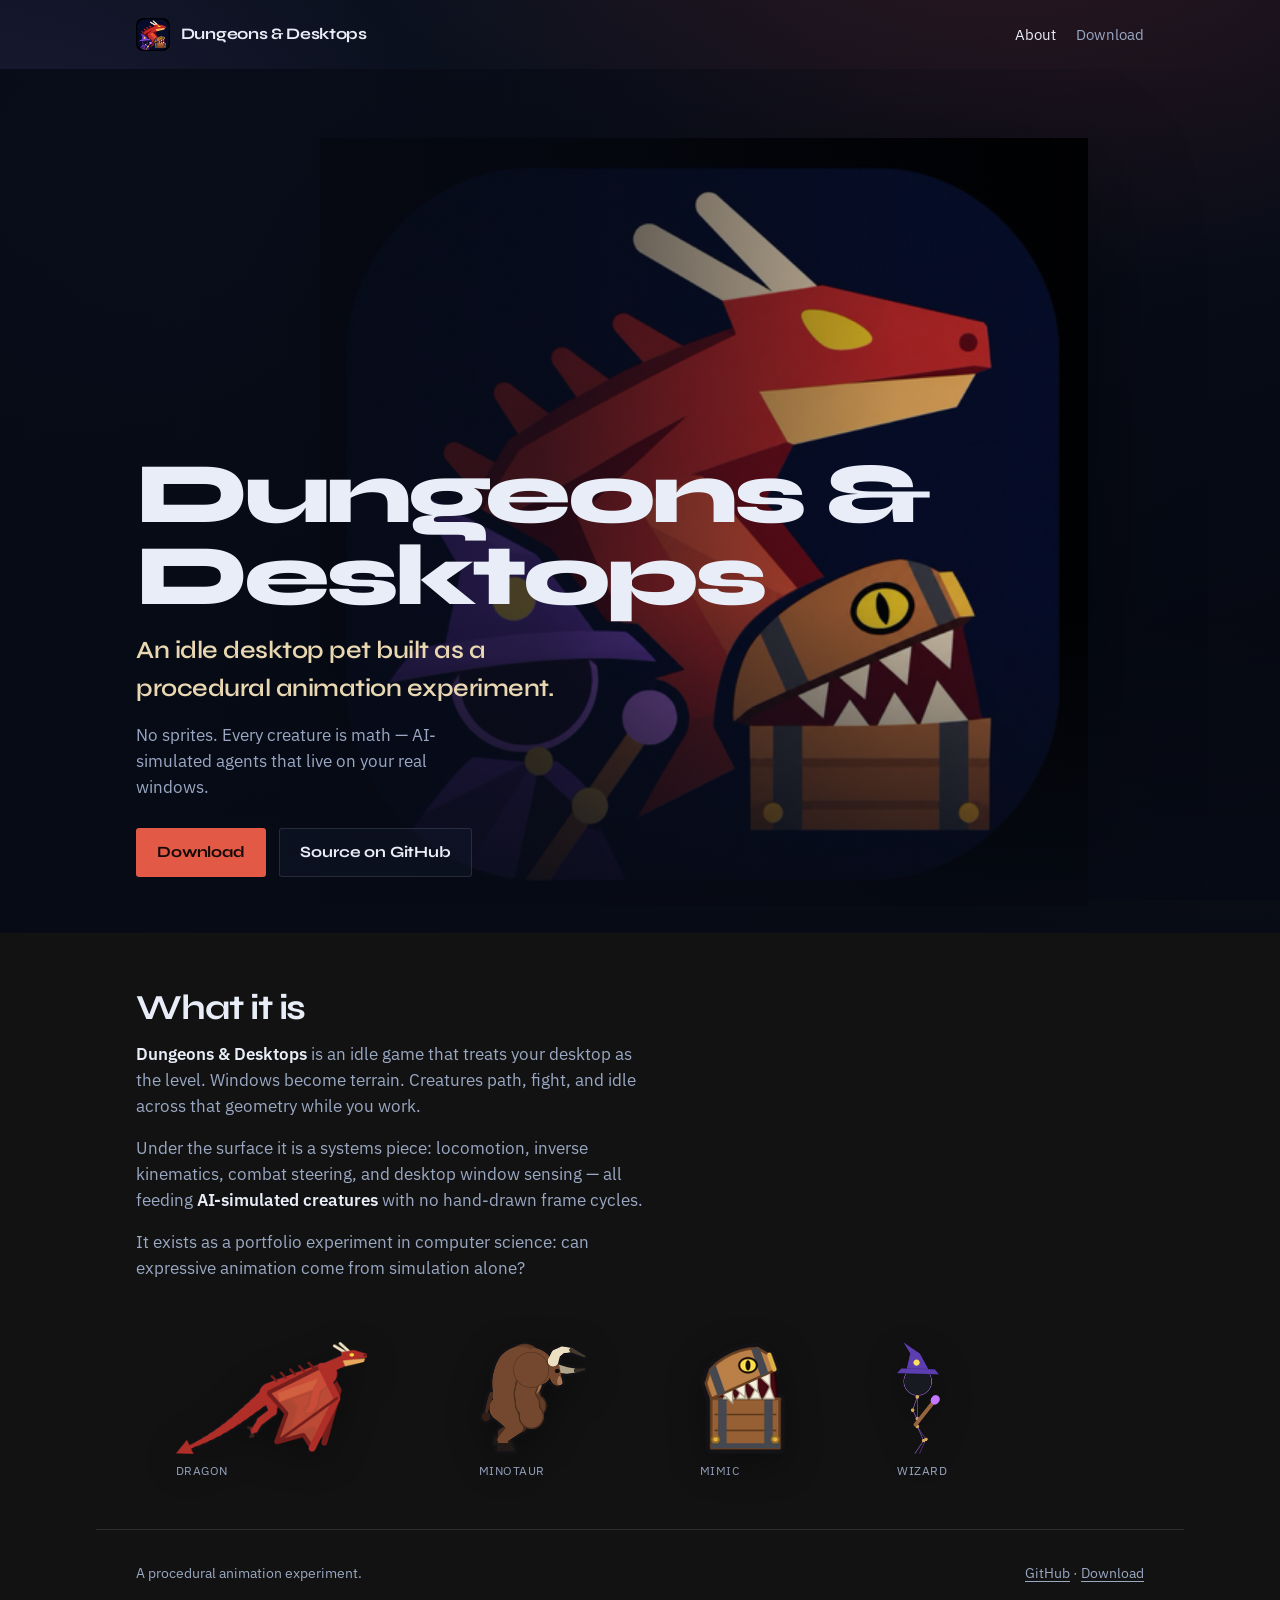
<file: site/index.html>
<!DOCTYPE html>
<html lang="en">
  <head>
    <meta charset="utf-8" />
    <meta name="viewport" content="width=device-width, initial-scale=1" />
    <title>Dungeons &amp; Desktops — Procedural desktop pets</title>
    <meta
      name="description"
      content="An idle desktop pet and procedural animation experiment. No sprites — AI-simulated creatures driven entirely by math."
    />
    <link rel="icon" href="./assets/app-icon.png" type="image/png" />
    <link rel="preconnect" href="https://fonts.googleapis.com" />
    <link rel="preconnect" href="https://fonts.gstatic.com" crossorigin />
    <link
      href="https://fonts.googleapis.com/css2?family=IBM+Plex+Sans:wght@400;500;600&family=Syne:wght@600;700;800&display=swap"
      rel="stylesheet"
    />
    <link rel="stylesheet" href="./styles.css" />
  </head>
  <body>
    <header class="site-header">
      <a class="brand" href="./index.html">
        <img src="./assets/app-icon.png" width="512" height="512" alt="" />
        Dungeons &amp; Desktops
      </a>
      <nav class="nav" aria-label="Primary">
        <a href="./index.html" aria-current="page">About</a>
        <a href="./download.html">Download</a>
      </nav>
    </header>

    <main>
      <section class="hero" aria-label="Introduction">
        <div class="hero-visual" aria-hidden="true">
          <img
            src="./assets/app-icon.png"
            width="512"
            height="512"
            alt=""
          />
          <div class="hero-veil"></div>
        </div>
        <div class="hero-copy">
          <h1 class="hero-brand">Dungeons &amp; Desktops</h1>
          <p class="hero-line">An idle desktop pet built as a procedural animation experiment.</p>
          <p class="hero-support">
            No sprites. Every creature is math — AI-simulated agents that live on your real windows.
          </p>
          <div class="cta-row">
            <a class="btn btn-primary" href="./download.html">Download</a>
            <a
              class="btn btn-ghost"
              href="https://github.com/Werd6/Dungeons_and_Desktops"
              >Source on GitHub</a
            >
          </div>
        </div>
      </section>

      <section class="section" aria-labelledby="thesis-heading">
        <h2 id="thesis-heading">What it is</h2>
        <p>
          <strong>Dungeons &amp; Desktops</strong> is an idle game that treats your desktop as the
          level. Windows become terrain. Creatures path, fight, and idle across that geometry while
          you work.
        </p>
        <p>
          Under the surface it is a systems piece: locomotion, inverse kinematics, combat steering,
          and desktop window sensing — all feeding
          <strong>AI-simulated creatures</strong> with no hand-drawn frame cycles.
        </p>
        <p>
          It exists as a portfolio experiment in computer science: can expressive animation come from
          simulation alone?
        </p>

        <div class="accents" aria-label="Creature accents">
          <figure class="accent">
            <img src="./assets/creatures/dragon.png" alt="Red dragon silhouette" />
            <figcaption>Dragon</figcaption>
          </figure>
          <figure class="accent">
            <img src="./assets/creatures/minotaur.png" alt="Minotaur silhouette" />
            <figcaption>Minotaur</figcaption>
          </figure>
          <figure class="accent">
            <img src="./assets/creatures/mimic.png" alt="Mimic chest silhouette" />
            <figcaption>Mimic</figcaption>
          </figure>
          <figure class="accent">
            <img src="./assets/creatures/wizard.png" alt="Wizard adventurer silhouette" />
            <figcaption>Wizard</figcaption>
          </figure>
        </div>
      </section>
    </main>

    <footer class="site-footer">
      <span>A procedural animation experiment.</span>
      <span>
        <a href="https://github.com/Werd6/Dungeons_and_Desktops">GitHub</a>
        ·
        <a href="./download.html">Download</a>
      </span>
    </footer>

    <script src="./script.js" defer></script>
  </body>
</html>
</file>
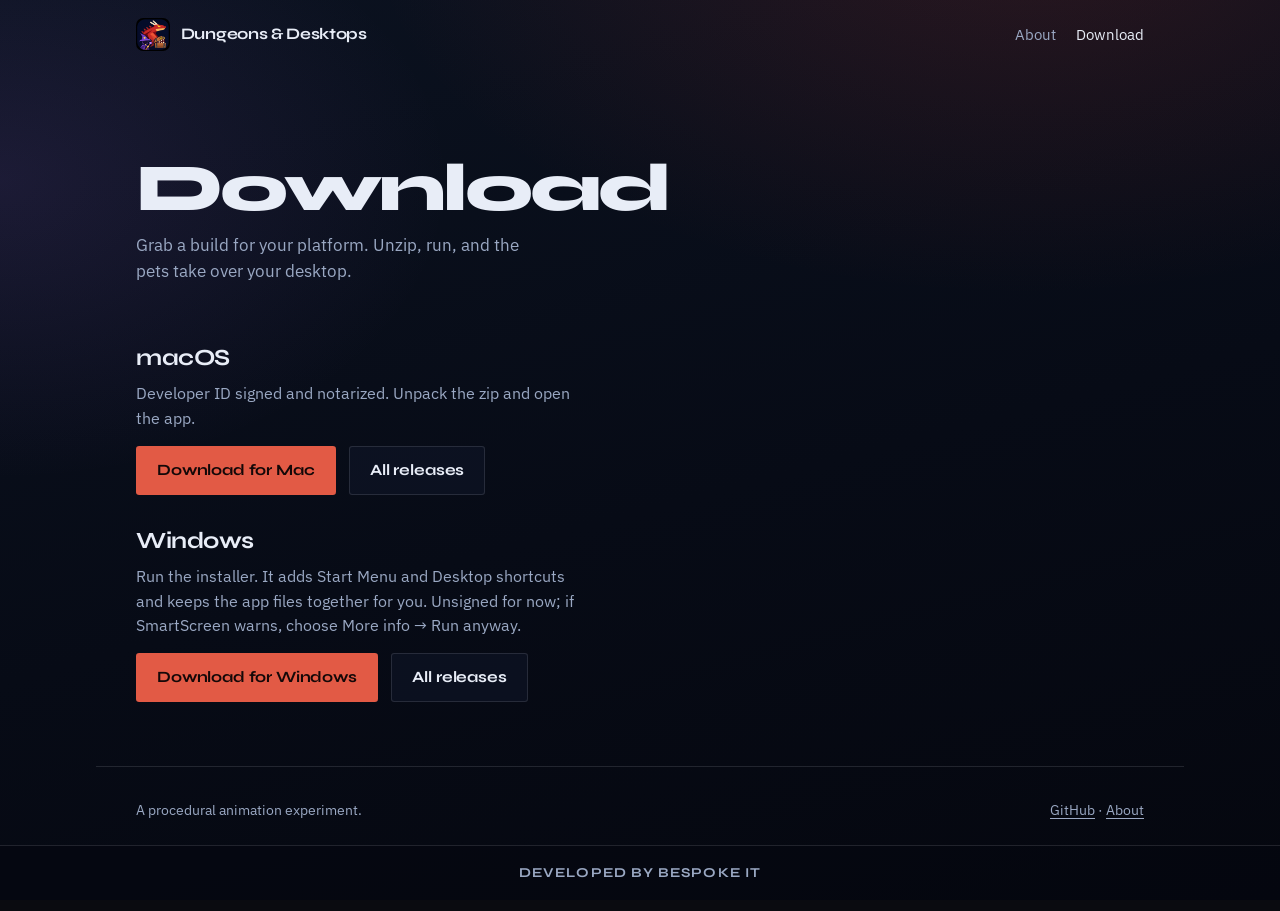
<file: site/download.html>
<!DOCTYPE html>
<html lang="en">
  <head>
    <meta charset="utf-8" />
    <meta name="viewport" content="width=device-width, initial-scale=1" />
    <title>Download | Dungeons &amp; Desktops</title>
    <meta
      name="description"
      content="Download Dungeons & Desktops for macOS and Windows from GitHub Releases."
    />
    <link rel="icon" href="./assets/app-icon.png" type="image/png" />
    <link rel="preconnect" href="https://fonts.googleapis.com" />
    <link rel="preconnect" href="https://fonts.gstatic.com" crossorigin />
    <link
      href="https://fonts.googleapis.com/css2?family=IBM+Plex+Sans:wght@400;500;600&family=Syne:wght@600;700;800&display=swap"
      rel="stylesheet"
    />
    <link rel="stylesheet" href="./styles.css" />
  </head>
  <body>
    <header class="site-header">
      <a class="brand" href="./index.html">
        <img src="./assets/app-icon.png" width="512" height="512" alt="" />
        Dungeons &amp; Desktops
      </a>
      <nav class="nav" aria-label="Primary">
        <a href="./index.html">About</a>
        <a href="./download.html" aria-current="page">Download</a>
      </nav>
    </header>

    <main>
      <section class="download-hero">
        <h1>Download</h1>
        <p>
          Grab a build for your platform. Unzip, run, and the pets take over your desktop.
        </p>
      </section>

      <section class="downloads" aria-label="Platform downloads">
        <div class="download-item">
          <h2>macOS</h2>
          <p>Developer ID signed and notarized. Unpack the zip and open the app.</p>
          <div class="cta-row">
            <a
              class="btn btn-primary"
              href="https://github.com/Werd6/Dungeons_and_Desktops/releases/download/dev/Dungeons-and-Desktops-macOS.zip"
              >Download for Mac</a
            >
            <a
              class="btn btn-ghost"
              href="https://github.com/Werd6/Dungeons_and_Desktops/releases/tag/dev"
              >All releases</a
            >
          </div>
        </div>

        <div class="download-item">
          <h2>Windows</h2>
          <p>
            Run the installer. It adds Start Menu and Desktop shortcuts and keeps the
            app files together for you. Unsigned for now; if SmartScreen warns, choose
            More info → Run anyway.
          </p>
          <div class="cta-row">
            <a
              class="btn btn-primary"
              href="https://github.com/Werd6/Dungeons_and_Desktops/releases/download/dev/Dungeons-and-Desktops-Windows-Setup.exe"
              >Download for Windows</a
            >
            <a
              class="btn btn-ghost"
              href="https://github.com/Werd6/Dungeons_and_Desktops/releases/tag/dev"
              >All releases</a
            >
          </div>
        </div>
      </section>
    </main>

    <footer class="site-footer">
      <span>A procedural animation experiment.</span>
      <span>
        <a href="https://github.com/Werd6/Dungeons_and_Desktops">GitHub</a>
        ·
        <a href="./index.html">About</a>
      </span>
    </footer>

    <a class="credit-banner" href="https://bespokeit.llc/" rel="noopener noreferrer">
      Developed by Bespoke IT
    </a>
  </body>
</html>
</file>
<file: site/styles.css>
:root {
  --navy: #070b16;
  --navy-mid: #0b1220;
  --navy-lift: #121a2e;
  --ink: #e8edf7;
  --muted: #9aa8c3;
  --line: rgba(232, 237, 247, 0.12);
  --dragon: #c43a2f;
  --dragon-soft: #e25a45;
  --wizard: #8b5cc8;
  --mimic-wood: #b07a45;
  --horn: #e8d7b0;
  --eye: #f0d24a;
  --cta: #e25a45;
  --cta-ink: #140808;
  --font-display: "Syne", "Avenir Next", sans-serif;
  --font-body: "IBM Plex Sans", "Segoe UI", sans-serif;
  --max: 68rem;
  --pad: clamp(1.25rem, 4vw, 2.5rem);
}

* {
  box-sizing: border-box;
}

html {
  color-scheme: dark;
  scroll-behavior: smooth;
}

body {
  margin: 0;
  min-height: 100vh;
  font-family: var(--font-body);
  font-size: 1.05rem;
  line-height: 1.55;
  color: var(--ink);
  background:
    radial-gradient(1200px 700px at 80% -10%, rgba(196, 58, 47, 0.18), transparent 55%),
    radial-gradient(900px 600px at 0% 20%, rgba(139, 92, 200, 0.14), transparent 50%),
    linear-gradient(165deg, var(--navy-mid) 0%, var(--navy) 55%, #05070f 100%);
  background-attachment: fixed;
}

img {
  max-width: 100%;
  height: auto;
  display: block;
}

a {
  color: inherit;
  text-decoration-thickness: 1px;
  text-underline-offset: 0.18em;
}

a:hover {
  color: var(--horn);
}

.site-header {
  position: relative;
  z-index: 5;
  display: flex;
  align-items: center;
  justify-content: space-between;
  gap: 1rem;
  max-width: var(--max);
  margin: 0 auto;
  padding: 1.1rem var(--pad);
}

.brand {
  display: inline-flex;
  align-items: center;
  gap: 0.7rem;
  font-family: var(--font-display);
  font-weight: 700;
  font-size: 1rem;
  letter-spacing: -0.02em;
  text-decoration: none;
}

.brand img {
  width: 2.1rem;
  height: 2.1rem;
  border-radius: 0.45rem;
}

.nav {
  display: flex;
  gap: 1.25rem;
  font-size: 0.95rem;
}

.nav a {
  text-decoration: none;
  color: var(--muted);
}

.nav a[aria-current="page"],
.nav a:hover {
  color: var(--ink);
}

.hero {
  position: relative;
  min-height: min(100vh, 54rem);
  display: grid;
  align-items: end;
  overflow: hidden;
  isolation: isolate;
}

.hero-visual {
  position: absolute;
  inset: 0;
  z-index: 0;
  pointer-events: none;
}

.hero-visual img {
  position: absolute;
  right: max(-8%, calc(50% - 28rem));
  top: 8%;
  width: min(48rem, 92vw);
  max-width: none;
  filter: drop-shadow(0 30px 60px rgba(0, 0, 0, 0.45));
  animation: drift 12s ease-in-out infinite;
  opacity: 0.96;
}

.hero-veil {
  position: absolute;
  inset: 0;
  background:
    linear-gradient(90deg, rgba(7, 11, 22, 0.92) 0%, rgba(7, 11, 22, 0.72) 42%, rgba(7, 11, 22, 0.2) 70%, transparent 100%),
    linear-gradient(0deg, rgba(7, 11, 22, 0.88) 0%, transparent 38%);
}

.hero-copy {
  position: relative;
  z-index: 1;
  max-width: var(--max);
  width: 100%;
  margin: 0 auto;
  padding: clamp(5rem, 14vh, 8rem) var(--pad) 3.5rem;
}

.hero-brand {
  margin: 0 0 0.85rem;
  font-family: var(--font-display);
  font-weight: 800;
  font-size: clamp(2.6rem, 8vw, 5.4rem);
  line-height: 0.95;
  letter-spacing: -0.045em;
  max-width: 11ch;
}

.hero-line {
  margin: 0 0 0.9rem;
  font-family: var(--font-display);
  font-weight: 600;
  font-size: clamp(1.15rem, 2.4vw, 1.55rem);
  letter-spacing: -0.02em;
  color: var(--horn);
  max-width: 28ch;
}

.hero-support {
  margin: 0 0 1.75rem;
  color: var(--muted);
  max-width: 36ch;
  font-size: 1.05rem;
}

.cta-row {
  display: flex;
  flex-wrap: wrap;
  gap: 0.85rem;
  align-items: center;
}

.btn {
  display: inline-flex;
  align-items: center;
  justify-content: center;
  gap: 0.45rem;
  min-height: 2.85rem;
  padding: 0.7rem 1.25rem;
  border-radius: 0.2rem;
  border: 1px solid transparent;
  font-family: var(--font-display);
  font-weight: 700;
  font-size: 0.98rem;
  letter-spacing: -0.01em;
  text-decoration: none;
  transition: transform 180ms ease, background 180ms ease, border-color 180ms ease, color 180ms ease;
}

.btn:hover {
  transform: translateY(-2px);
  color: inherit;
}

.btn-primary {
  background: var(--cta);
  color: var(--cta-ink);
}

.btn-primary:hover {
  background: var(--dragon-soft);
  color: var(--cta-ink);
}

.btn-ghost {
  border-color: var(--line);
  color: var(--ink);
  background: rgba(18, 26, 46, 0.45);
}

.btn-ghost:hover {
  border-color: rgba(232, 237, 247, 0.28);
}

.section {
  max-width: var(--max);
  margin: 0 auto;
  padding: 3.5rem var(--pad) 2rem;
}

.section h2 {
  margin: 0 0 0.85rem;
  font-family: var(--font-display);
  font-size: clamp(1.6rem, 3.5vw, 2.2rem);
  letter-spacing: -0.03em;
  line-height: 1.1;
}

.section p {
  margin: 0 0 1rem;
  color: var(--muted);
  max-width: 52ch;
}

.section p strong {
  color: var(--ink);
  font-weight: 600;
}

.accents {
  display: flex;
  flex-wrap: wrap;
  gap: 1.5rem 2rem;
  align-items: flex-end;
  margin-top: 2.25rem;
  padding-top: 0.5rem;
}

.accent {
  opacity: 0;
  transform: translateY(12px);
  transition: opacity 700ms ease, transform 700ms ease;
}

.accent.is-in {
  opacity: 1;
  transform: none;
}

.accent:nth-child(2) { transition-delay: 80ms; }
.accent:nth-child(3) { transition-delay: 160ms; }
.accent:nth-child(4) { transition-delay: 240ms; }

.accent img {
  width: auto;
  height: clamp(4.5rem, 12vw, 7rem);
  image-rendering: auto;
  filter: drop-shadow(0 10px 18px rgba(0, 0, 0, 0.35));
}

.accent figcaption {
  margin-top: 0.45rem;
  font-size: 0.78rem;
  letter-spacing: 0.04em;
  text-transform: uppercase;
  color: var(--muted);
}

.download-hero {
  max-width: var(--max);
  margin: 0 auto;
  padding: clamp(3rem, 10vh, 5.5rem) var(--pad) 1.5rem;
}

.download-hero h1 {
  margin: 0 0 0.7rem;
  font-family: var(--font-display);
  font-weight: 800;
  font-size: clamp(2.4rem, 7vw, 4.2rem);
  letter-spacing: -0.04em;
  line-height: 0.95;
}

.download-hero p {
  margin: 0;
  color: var(--muted);
  max-width: 40ch;
}

.downloads {
  max-width: var(--max);
  margin: 0 auto;
  padding: 2rem var(--pad) 4rem;
  display: grid;
  gap: 1.75rem;
}

.download-item {
  padding: 0;
  border: 0;
  background: none;
}

.download-item h2 {
  margin: 0 0 0.35rem;
  font-family: var(--font-display);
  font-size: 1.45rem;
  letter-spacing: -0.02em;
}

.download-item p {
  margin: 0 0 1rem;
  color: var(--muted);
  max-width: 44ch;
  font-size: 0.98rem;
}

.site-footer {
  max-width: var(--max);
  margin: 0 auto;
  padding: 2rem var(--pad) 1.5rem;
  display: flex;
  flex-wrap: wrap;
  gap: 0.75rem 1.5rem;
  justify-content: space-between;
  color: var(--muted);
  font-size: 0.9rem;
  border-top: 1px solid var(--line);
}

.site-footer a {
  color: var(--muted);
}

.credit-banner {
  display: block;
  margin: 0;
  padding: 1rem var(--pad) 1.75rem;
  text-align: center;
  font-family: var(--font-display);
  font-weight: 700;
  font-size: 0.85rem;
  letter-spacing: 0.08em;
  text-transform: uppercase;
  text-decoration: none;
  color: var(--muted);
  border-top: 1px solid var(--line);
  background: rgba(5, 7, 15, 0.55);
}

.credit-banner:hover {
  color: var(--horn);
}

@keyframes drift {
  0%, 100% { transform: translate3d(0, 0, 0) rotate(-1.2deg); }
  50% { transform: translate3d(-1.5%, 1.8%, 0) rotate(1deg); }
}

@media (max-width: 760px) {
  .hero {
    min-height: auto;
  }

  .hero-visual img {
    right: -18%;
    top: 0;
    width: 120vw;
    opacity: 0.55;
  }

  .hero-veil {
    background:
      linear-gradient(180deg, rgba(7, 11, 22, 0.35) 0%, rgba(7, 11, 22, 0.78) 42%, rgba(7, 11, 22, 0.96) 70%);
  }

  .hero-copy {
    padding-top: 12rem;
  }

  .hero-brand {
    max-width: none;
  }
}

@media (prefers-reduced-motion: reduce) {
  .hero-visual img {
    animation: none;
  }

  .accent,
  .btn {
    transition: none;
  }
}
</file>
